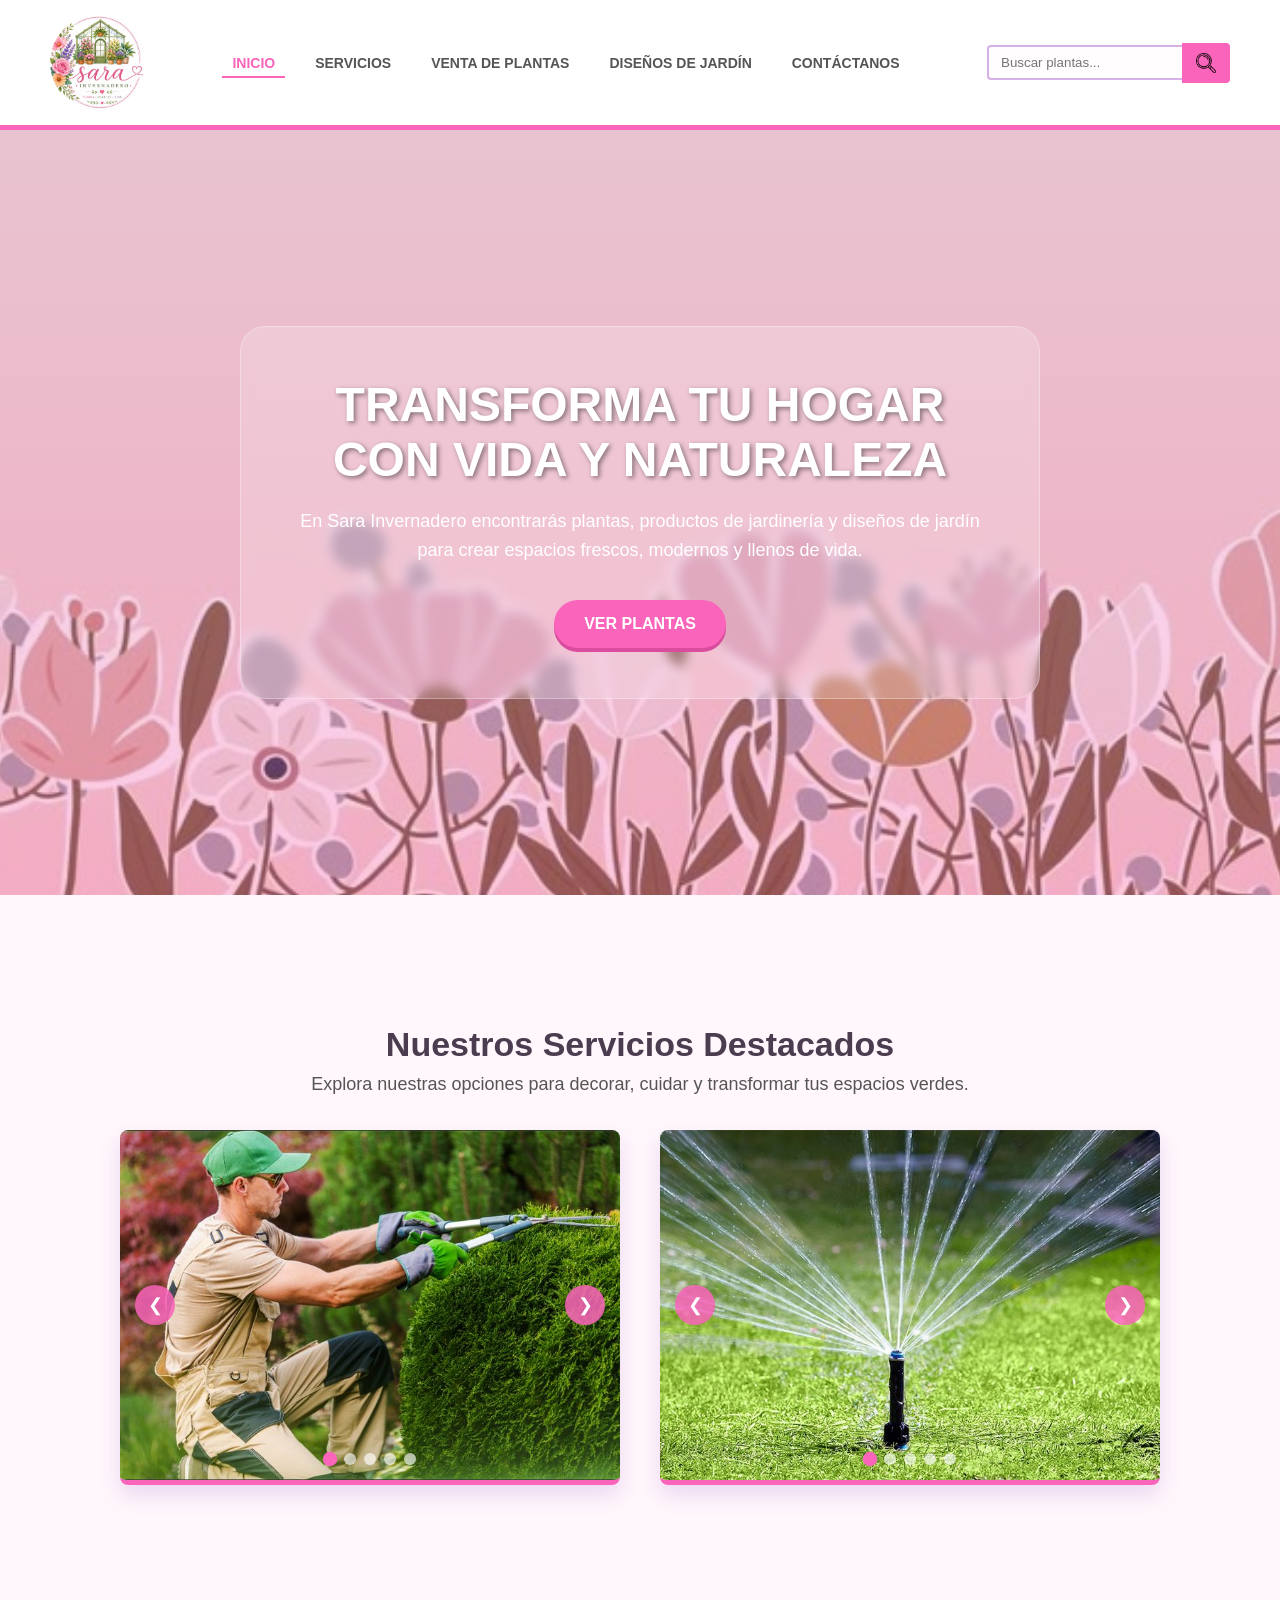
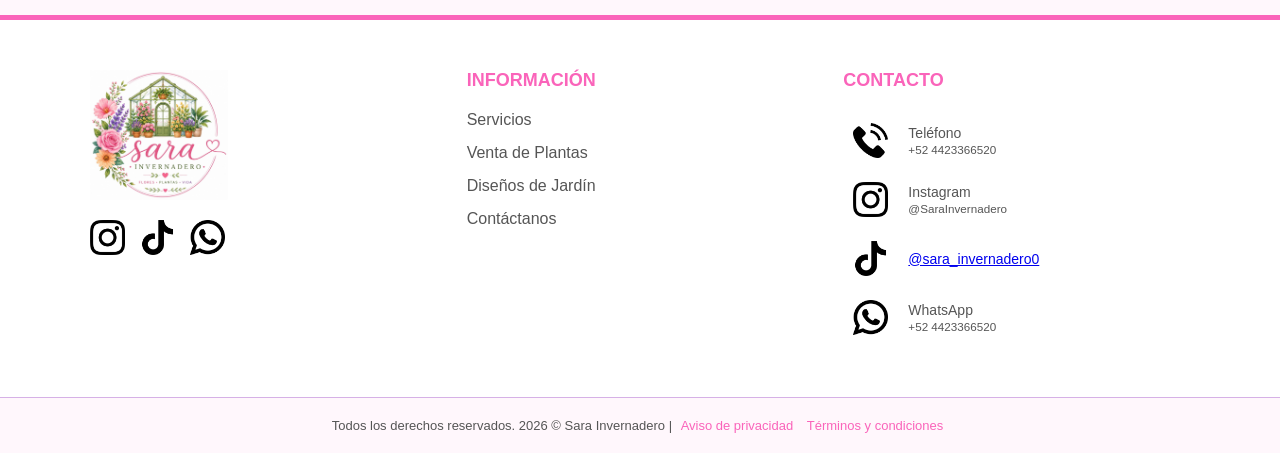
<file: index.html>
<!DOCTYPE html>
<html lang="es">
<head>
    <meta charset="UTF-8">
    <meta name="viewport" content="width=device-width, initial-scale=1.0">
    <title>Sara Invernadero | Inicio</title>
    <link rel="stylesheet" href="css/style.css">
</head>

<body>

<header class="header">
    <div class="logo">
        <img src="img/principal/logo.jpeg" alt="Sara Invernadero" class="logo-img">
    </div>

    <nav class="navbar">
        <ul>
            <li><a href="index.html" class="active">Inicio</a></li>
            <li><a href="servicios.html">Servicios</a></li>
            <li><a href="venta-plantas.html">Venta de Plantas</a></li>
            <li><a href="disenos-jardin.html">Diseños de Jardín</a></li>
            <li><a href="contactanos.html">Contáctanos</a></li>
        </ul>
    </nav>

    <div class="search-container">
        <input type="search" placeholder="Buscar plantas..." class="search-bar">
        <button class="search-btn">
            <img src="iconos/lupa.png" alt="Buscar" class="search-icon-img">
        </button>
    </div>
</header>

<main class="main-index">

    <section class="hero-full">
        <div class="hero-content">
            <h2>Transforma tu hogar con vida y naturaleza</h2>
            <p>
                En Sara Invernadero encontrarás plantas, productos de jardinería
                y diseños de jardín para crear espacios frescos, modernos y llenos de vida.
            </p>
            <a href="venta-plantas.html" class="cta-button">Ver plantas</a>
        </div>
    </section>

    <section class="carousels-section">
        <div class="text-center">
            <h2>Nuestros Servicios Destacados</h2>
            <p>Explora nuestras opciones para decorar, cuidar y transformar tus espacios verdes.</p>
        </div>

        <div class="carousels-wrapper">

    <div class="carousel-container">
        <div class="carousel-track" id="track1">
            <img src="img/servicios/1s.jpg" class="carousel-slide active" alt="Servicio de jardinería">
            <img src="img/plantas/2pothos.jpg" class="carousel-slide" alt="Venta de plantas">
            <img src="img/servicios/3s.jpg" class="carousel-slide" alt="Cuidado de plantas">
            <img src="img/diseños_jardin/jardinzen.jpg" class="carousel-slide" alt="Jardín zen">
            <img src="img/servicios/5s.jpg" class="carousel-slide" alt="Macetas y accesorios">
        </div>

        <button class="carousel-btn prev" onclick="moveSlide('track1', 'dots1', -1)">&#10094;</button>
        <button class="carousel-btn next" onclick="moveSlide('track1', 'dots1', 1)">&#10095;</button>

        <div class="carousel-indicators" id="dots1">
            <span class="dot active" onclick="jumpToSlide('track1', 'dots1', 0)"></span>
            <span class="dot" onclick="jumpToSlide('track1', 'dots1', 1)"></span>
            <span class="dot" onclick="jumpToSlide('track1', 'dots1', 2)"></span>
            <span class="dot" onclick="jumpToSlide('track1', 'dots1', 3)"></span>
            <span class="dot" onclick="jumpToSlide('track1', 'dots1', 4)"></span>
        </div>
    </div>

    <div class="carousel-container">
        <div class="carousel-track" id="track2">
            <img src="img/servicios/2s.jpg" class="carousel-slide active" alt="Diseño de jardín">
            <img src="img/plantas/10.jpg" class="carousel-slide" alt="Planta decorativa">
            <img src="img/servicios/cespet.jpg" class="carousel-slide" alt="Decoración natural">
            <img src="img/diseños_jardin/pequeno.jpg" class="carousel-slide" alt="Jardín pequeño">
            <img src="img/servicios/6s.jpg" class="carousel-slide" alt="Invernadero">
        </div>

        <button class="carousel-btn prev" onclick="moveSlide('track2', 'dots2', -1)">&#10094;</button>
        <button class="carousel-btn next" onclick="moveSlide('track2', 'dots2', 1)">&#10095;</button>

        <div class="carousel-indicators" id="dots2">
            <span class="dot active" onclick="jumpToSlide('track2', 'dots2', 0)"></span>
            <span class="dot" onclick="jumpToSlide('track2', 'dots2', 1)"></span>
            <span class="dot" onclick="jumpToSlide('track2', 'dots2', 2)"></span>
            <span class="dot" onclick="jumpToSlide('track2', 'dots2', 3)"></span>
            <span class="dot" onclick="jumpToSlide('track2', 'dots2', 4)"></span>
        </div>
    </div>

</div>

        </div>


    </section>

</main>

<footer class="footer">
    <div class="footer-container">

        <div class="footer-col logo-col">
            <img src="img/principal/logo.jpeg" class="footer-logo-img" alt="Sara Invernadero">

            <div class="social-links">
                <a href="#" class="social-icon"><img src="iconos/instagram.png" alt="Instagram"></a>
                <a href="#" class="social-icon"><img src="iconos/tik-tok.png" alt="TikTok"></a>
                <a href="#" class="social-icon"><img src="iconos/whatsapp.png" alt="WhatsApp"></a>
            </div>
        </div>

        <div class="footer-col links-col">
            <h3>Información</h3>
            <ul>
                <li><a href="servicios.html">Servicios</a></li>
                <li><a href="venta-plantas.html">Venta de Plantas</a></li>
                <li><a href="disenos-jardin.html">Diseños de Jardín</a></li>
                <li><a href="contactanos.html">Contáctanos</a></li>
            </ul>
        </div>

        <div class="footer-col contact-col">
            <h3>Contacto</h3>

            <table class="contact-table">
                <tr>
                    <td class="icon-cell">
                        <img src="iconos/telefono.png" class="contact-icon-img" alt="Teléfono">
                    </td>
                    <td>Teléfono <br><small>+52 4423366520</small></td>
                </tr>

                <tr>
                    <td class="icon-cell">
                        <img src="iconos/instagram.png" class="contact-icon-img" alt="Instagram">
                    </td>
                    <td>Instagram <br><small>@SaraInvernadero</small></td>
                </tr>

                <tr>
    <td class="icon-cell">
        <img src="iconos/tik-tok.png" class="contact-icon-img" alt="TikTok">
    </td>

    <td>
        <a href="https://www.tiktok.com/@sara_invernadero0"
           target="_blank">

            @sara_invernadero0

        </a>
    </td>
</tr>

                <tr>
                    <td class="icon-cell">
                        <img src="iconos/whatsapp.png" class="contact-icon-img" alt="WhatsApp">
                    </td>
                    <td>WhatsApp <br><small>+52 4423366520</small></td>
                </tr>
            </table>
        </div>

    </div>

    <div class="footer-bottom">
        <p>
            Todos los derechos reservados. 2026 &copy; Sara Invernadero |
            <a href="privacidad.html">Aviso de privacidad</a>
            <a href="terminos.html">Términos y condiciones</a>
            
            
        </p>
    </div>
</footer>

<script src="js/global.js"></script>

</body>
</html>
</file>
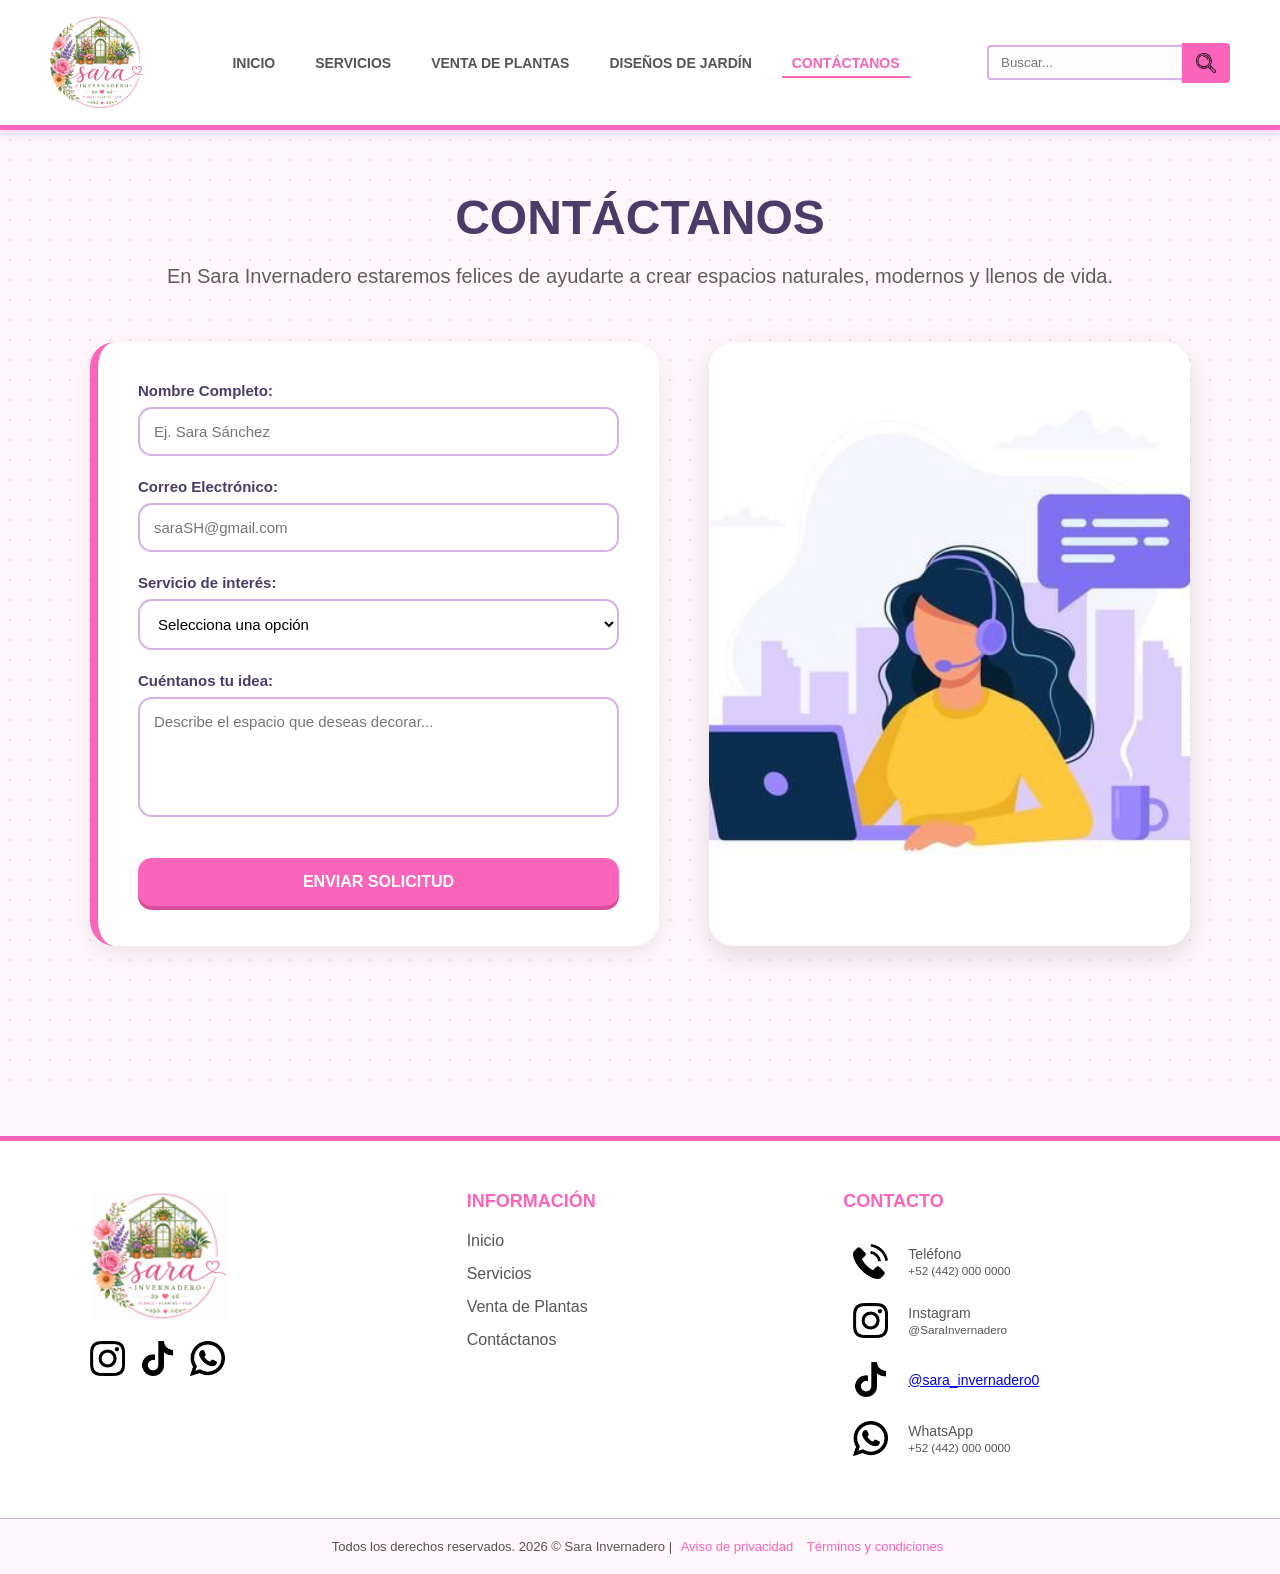
<file: contactanos.html>
<!DOCTYPE html>
<html lang="es">

<head>

    <meta charset="UTF-8">
    <meta name="viewport" content="width=device-width, initial-scale=1.0">

    <title>Contáctanos | Sara Invernadero</title>

    <link rel="stylesheet" href="css/style.css">
    <link rel="stylesheet" href="css/contacto.css">

</head>

<body>

    <!-- HEADER -->
    <header class="header">

        <!-- LOGO -->
        <div class="logo">
            <img src="img/principal/logo.jpeg"
                 alt="Sara Invernadero"
                 class="logo-img">
        </div>

        
        <nav class="navbar">

            <ul>
                <li><a href="index.html">Inicio</a></li>

                <li><a href="servicios.html">Servicios</a></li>

                <li><a href="venta-plantas.html">
                    Venta de Plantas
                </a></li>

                <li><a href="disenos-jardin.html">
                    Diseños de Jardín
                </a></li>

                <li><a href="contactanos.html"
                       class="active">
                    Contáctanos
                </a></li>
            </ul>

        </nav>

        <!-- BUSCADOR -->
        <div class="search-container">

            <input type="search"
                   placeholder="Buscar..."
                   class="search-bar">

            <button class="search-btn">

                <img src="iconos/lupa.png"
                     alt="Buscar"
                     class="search-icon-img">

            </button>

        </div>

    </header>

    <!-- MAIN -->
    <main class="main-content">

        <div class="page-container">

            
            <div class="section-title">

                <h2>Contáctanos</h2>

                <p>
                    En Sara Invernadero estaremos felices de ayudarte
                    a crear espacios naturales, modernos y llenos de vida.
                </p>

            </div>

            <!-- CONTENIDO -->
            <div class="contact-split">

                <!-- FORMULARIO -->
                <div class="form-container">

                    <form id="contactForm">

                        <div class="form-group">

                            <label for="nombre">
                                Nombre Completo:
                            </label>

                            <input
                                type="text"
                                id="nombre"
                                placeholder="Ej. Sara Sánchez"
                                required
                            >

                        </div>

                        <div class="form-group">

                            <label for="correo">
                                Correo Electrónico:
                            </label>

                            <input
                                type="email"
                                id="correo"
                                placeholder="saraSH@gmail.com"
                                required
                            >

                        </div>

                        <div class="form-group">

                            <label for="servicio">
                                Servicio de interés:
                            </label>

                            <select id="servicio" required>

                                <option value="">
                                    Selecciona una opción
                                </option>

                                <option value="plantas">
                                    Venta de plantas
                                </option>

                                <option value="jardin">
                                    Diseño de jardín
                                </option>

                                <option value="mantenimiento">
                                    Mantenimiento de jardín
                                </option>

                                <option value="decoracion">
                                    Decoración natural
                                </option>

                            </select>

                        </div>

                        <div class="form-group">

                            <label for="mensaje">
                                Cuéntanos tu idea:
                            </label>

                            <textarea
                                id="mensaje"
                                rows="5"
                                placeholder="Describe el espacio que deseas decorar..."
                                required
                            ></textarea>

                        </div>

                        <button class="cta-button" type="submit">
                            Enviar Solicitud
                        </button>

                    </form>

                </div>

                <div class="contact-image-wrapper">

                    <img
                        src="img/contactanos/sv.jpg"
                        alt="Contacto Sara Invernadero"
                        class="contact-hero-img"
                    >

                </div>

            </div>

        </div>

    </main>

    <footer class="footer">

        <div class="footer-container">

            <div class="footer-col logo-col">

                <img
                    src="img/principal/logo.jpeg"
                    alt="Sara Invernadero"
                    class="footer-logo-img"
                >

                <div class="social-links">

                    <a href="#" class="social-icon">
                        <img src="iconos/instagram.png"
                             alt="Instagram">
                    </a>

                    <a href="#" class="social-icon">
                        <img src="iconos/tik-tok.png"
                             alt="TikTok">
                    </a>

                    <a href="#" class="social-icon">
                        <img src="iconos/whatsapp.png"
                             alt="WhatsApp">
                    </a>

                </div>

            </div>

            <div class="footer-col links-col">

                <h3>Información</h3>

                <ul>

                    <li>
                        <a href="index.html">Inicio</a>
                    </li>

                    <li>
                        <a href="servicios.html">Servicios</a>
                    </li>

                    <li>
                        <a href="venta-plantas.html">
                            Venta de Plantas
                        </a>
                    </li>

                    <li>
                        <a href="contactanos.html">
                            Contáctanos
                        </a>
                    </li>

                </ul>

            </div>

            
            <div class="footer-col contact-col">

                <h3>Contacto</h3>

                <table class="contact-table">

                    <tr>

                        <td class="icon-cell">

                            <img src="iconos/telefono.png"
                                 alt="Teléfono"
                                 class="contact-icon-img">

                        </td>

                        <td>
                            Teléfono
                            <br>
                            <small>+52 (442) 000 0000</small>
                        </td>

                    </tr>

                    <tr>

                        <td class="icon-cell">

                            <img src="iconos/instagram.png"
                                 alt="Instagram"
                                 class="contact-icon-img">

                        </td>

                        <td>
                            Instagram
                            <br>
                            <small>@SaraInvernadero</small>
                        </td>

                    </tr>

                    <tr>
    <td class="icon-cell">
        <img src="iconos/tik-tok.png" class="contact-icon-img" alt="TikTok">
    </td>

    <td>
        <a href="https://www.tiktok.com/@sara_invernadero0"
           target="_blank">

            @sara_invernadero0

        </a>
    </td>
</tr>

                    <tr>

                        <td class="icon-cell">

                            <img src="iconos/whatsapp.png"
                                 alt="WhatsApp"
                                 class="contact-icon-img">

                        </td>

                        <td>
                            WhatsApp
                            <br>
                            <small>+52 (442) 000 0000</small>
                        </td>

                    </tr>

                </table>

            </div>

        </div>

        <div class="footer-bottom">

            <p>
                Todos los derechos reservados.
                2026 &copy; Sara Invernadero |
                <a href="privacidad.html">Aviso de privacidad</a>
                <a href="terminos.html">Términos y condiciones</a>
            </p>

        </div>

    </footer>

    <script src="js/global.js"></script>

</body>

</html>
</file>
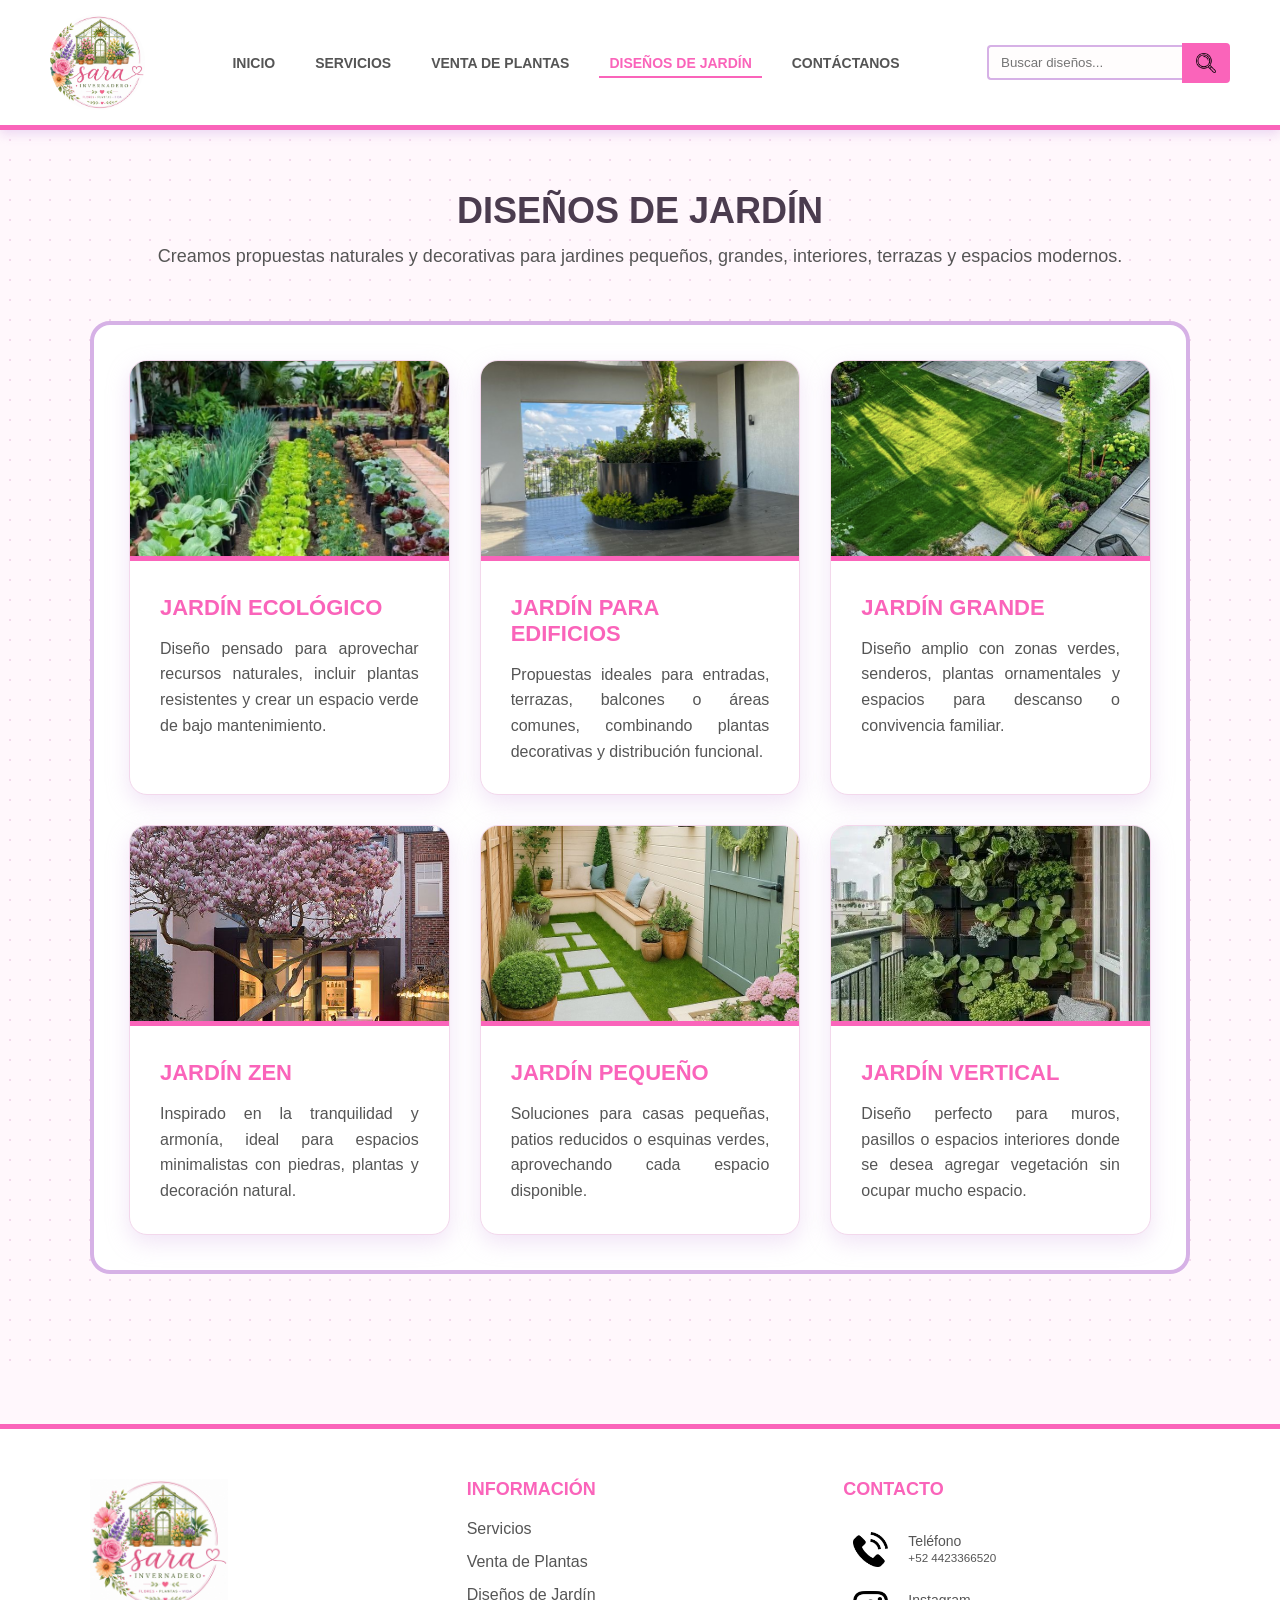
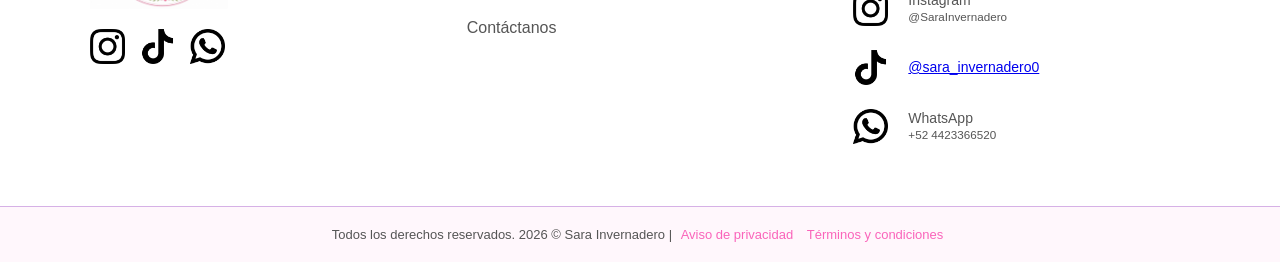
<file: disenos-jardin.html>
<!DOCTYPE html>
<html lang="es">
<head>
    <meta charset="UTF-8">
    <meta name="viewport" content="width=device-width, initial-scale=1.0">
    <title>Diseños de Jardín | Sara Invernadero</title>

    <link rel="stylesheet" href="css/style.css">
    <link rel="stylesheet" href="css/disenos-jardin.css">
</head>

<body>

<header class="header">
    <div class="logo">
        <img src="img/principal/logo.jpeg" alt="Sara Invernadero" class="logo-img">
    </div>

    <nav class="navbar">
        <ul>
            <li><a href="index.html">Inicio</a></li>
            <li><a href="servicios.html">Servicios</a></li>
            <li><a href="venta-plantas.html">Venta de Plantas</a></li>
            <li><a href="disenos-jardin.html" class="active">Diseños de Jardín</a></li>
            <li><a href="contactanos.html">Contáctanos</a></li>
        </ul>
    </nav>

    <div class="search-container">
        <input type="search" placeholder="Buscar diseños..." class="search-bar">
        <button class="search-btn">
            <img src="iconos/lupa.png" alt="Buscar" class="search-icon-img">
        </button>
    </div>
</header>

<main class="main-content">

    <div class="page-container">

        <div class="section-title">
            <h2>Diseños de Jardín</h2>
            <p>
                Creamos propuestas naturales y decorativas para jardines pequeños,
                grandes, interiores, terrazas y espacios modernos.
            </p>
        </div>

        <div class="services-grid-large">

            <div class="service-card-large">
                <img src="img/diseños_jardin/ecologico.jpg" alt="Jardín ecológico" class="service-img">

                <div class="service-body">
                    <h3>Jardín Ecológico</h3>
                    <p>
                        Diseño pensado para aprovechar recursos naturales, incluir plantas resistentes
                        y crear un espacio verde de bajo mantenimiento.
                    </p>
                </div>
            </div>

            <div class="service-card-large">
                <img src="img/diseños_jardin/edificio.jpg" alt="Jardín para edificios" class="service-img">

                <div class="service-body">
                    <h3>Jardín para Edificios</h3>
                    <p>
                        Propuestas ideales para entradas, terrazas, balcones o áreas comunes,
                        combinando plantas decorativas y distribución funcional.
                    </p>
                </div>
            </div>

            <div class="service-card-large">
                <img src="img/diseños_jardin/grande.jpg" alt="Jardín grande" class="service-img">

                <div class="service-body">
                    <h3>Jardín Grande</h3>
                    <p>
                        Diseño amplio con zonas verdes, senderos, plantas ornamentales y espacios
                        para descanso o convivencia familiar.
                    </p>
                </div>
            </div>

            <div class="service-card-large">
                <img src="img/diseños_jardin/jardinzen.jpg" alt="Jardín zen" class="service-img">

                <div class="service-body">
                    <h3>Jardín Zen</h3>
                    <p>
                        Inspirado en la tranquilidad y armonía, ideal para espacios minimalistas
                        con piedras, plantas y decoración natural.
                    </p>
                </div>
            </div>

            <div class="service-card-large">
                <img src="img/diseños_jardin/pequeno.jpg" alt="Jardín pequeño" class="service-img">

                <div class="service-body">
                    <h3>Jardín Pequeño</h3>
                    <p>
                        Soluciones para casas pequeñas, patios reducidos o esquinas verdes,
                        aprovechando cada espacio disponible.
                    </p>
                </div>
            </div>

            <div class="service-card-large">
                <img src="img/diseños_jardin/vertical.jpg" alt="Jardín vertical" class="service-img">

                <div class="service-body">
                    <h3>Jardín Vertical</h3>
                    <p>
                        Diseño perfecto para muros, pasillos o espacios interiores donde se desea
                        agregar vegetación sin ocupar mucho espacio.
                    </p>
                </div>
            </div>

        </div>

    </div>

</main>

<footer class="footer">

    <div class="footer-container">

        <div class="footer-col logo-col">
            <img src="img/principal/logo.jpeg" alt="Sara Invernadero" class="footer-logo-img">

            <div class="social-links">
                <a href="#" class="social-icon"><img src="iconos/instagram.png" alt="Instagram"></a>
                <a href="#" class="social-icon"><img src="iconos/tik-tok.png" alt="TikTok"></a>
                <a href="#" class="social-icon"><img src="iconos/whatsapp.png" alt="WhatsApp"></a>
            </div>
        </div>

        <div class="footer-col links-col">
            <h3>Información</h3>

            <ul>
                <li><a href="servicios.html">Servicios</a></li>
                <li><a href="venta-plantas.html">Venta de Plantas</a></li>
                <li><a href="disenos-jardin.html">Diseños de Jardín</a></li>
                <li><a href="contactanos.html">Contáctanos</a></li>
            </ul>
        </div>

        <div class="footer-col contact-col">
            <h3>Contacto</h3>

            <table class="contact-table">
                <tr>
                    <td class="icon-cell">
                        <img src="iconos/telefono.png" alt="Teléfono" class="contact-icon-img">
                    </td>
                    <td>Teléfono <br><small>+52 4423366520</small></td>
                </tr>

                <tr>
                    <td class="icon-cell">
                        <img src="iconos/instagram.png" alt="Instagram" class="contact-icon-img">
                    </td>
                    <td>Instagram <br><small>@SaraInvernadero</small></td>
                </tr>

                <tr>
    <td class="icon-cell">
        <img src="iconos/tik-tok.png" class="contact-icon-img" alt="TikTok">
    </td>

    <td>
        <a href="https://www.tiktok.com/@sara_invernadero0"
           target="_blank">

            @sara_invernadero0

        </a>
    </td>
</tr>

                <tr>
                    <td class="icon-cell">
                        <img src="iconos/whatsapp.png" alt="WhatsApp" class="contact-icon-img">
                    </td>
                    <td>WhatsApp <br><small>+52 4423366520</small></td>
                </tr>
            </table>
        </div>

    </div>

    <div class="footer-bottom">
        <p>
            Todos los derechos reservados. 2026 &copy; Sara Invernadero |
            <a href="privacidad.html">Aviso de privacidad</a>
            <a href="terminos.html">Términos y condiciones</a>
        </p>
    </div>

</footer>

<script src="js/global.js"></script>

</body>
</html>
</file>
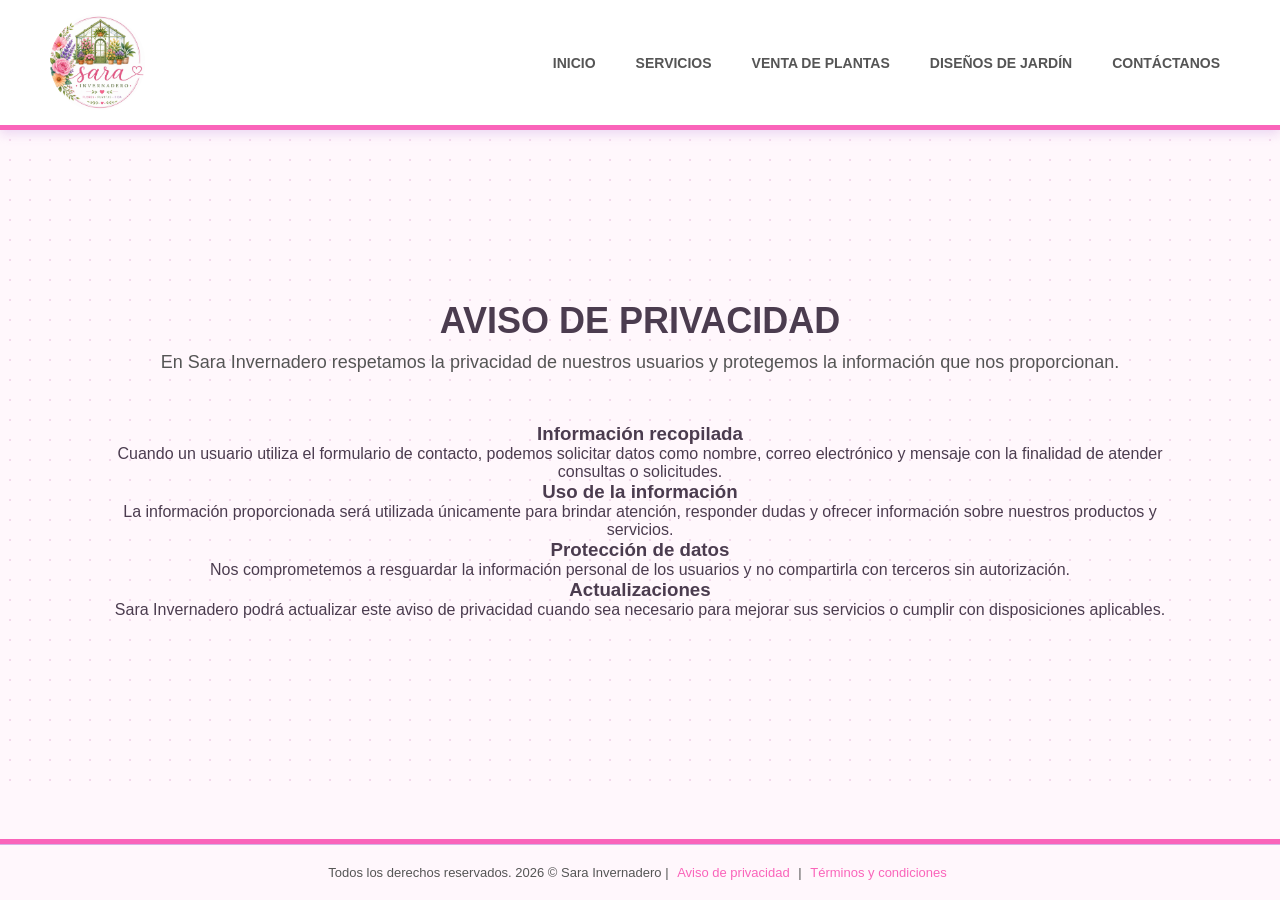
<file: privacidad.html>
<!DOCTYPE html>
<html lang="es">
<head>
    <meta charset="UTF-8">
    <meta name="viewport" content="width=device-width, initial-scale=1.0">
    <title>Aviso de Privacidad | Sara Invernadero</title>

    <link rel="stylesheet" href="css/style.css">
</head>

<body>

<header class="header">
    <div class="logo">
        <img src="img/principal/logo.jpeg" alt="Sara Invernadero" class="logo-img">
    </div>

    <nav class="navbar">
        <ul>
            <li><a href="index.html">Inicio</a></li>
            <li><a href="servicios.html">Servicios</a></li>
            <li><a href="venta-plantas.html">Venta de Plantas</a></li>
            <li><a href="disenos-jardin.html">Diseños de Jardín</a></li>
            <li><a href="contactanos.html">Contáctanos</a></li>
        </ul>
    </nav>
</header>

<main class="main-content">

    <div class="page-container">

        <div class="section-title">
            <h2>Aviso de Privacidad</h2>

            <p>
                En Sara Invernadero respetamos la privacidad de nuestros usuarios
                y protegemos la información que nos proporcionan.
            </p>
        </div>

        <div class="service-card-large">

            <div class="service-body">

                <h3>Información recopilada</h3>

                <p>
                    Cuando un usuario utiliza el formulario de contacto,
                    podemos solicitar datos como nombre, correo electrónico
                    y mensaje con la finalidad de atender consultas o solicitudes.
                </p>

                <h3>Uso de la información</h3>

                <p>
                    La información proporcionada será utilizada únicamente para
                    brindar atención, responder dudas y ofrecer información sobre
                    nuestros productos y servicios.
                </p>

                <h3>Protección de datos</h3>

                <p>
                    Nos comprometemos a resguardar la información personal de los
                    usuarios y no compartirla con terceros sin autorización.
                </p>

                <h3>Actualizaciones</h3>

                <p>
                    Sara Invernadero podrá actualizar este aviso de privacidad
                    cuando sea necesario para mejorar sus servicios o cumplir con
                    disposiciones aplicables.
                </p>

            </div>

        </div>

    </div>

</main>

<footer class="footer">

    <div class="footer-bottom">
        <p>
            Todos los derechos reservados. 2026 &copy; Sara Invernadero |
            <a href="privacidad.html">Aviso de privacidad</a> |
            <a href="terminos.html">Términos y condiciones</a>
        </p>
    </div>

</footer>

<script src="js/global.js"></script>

</body>
</html>
</file>
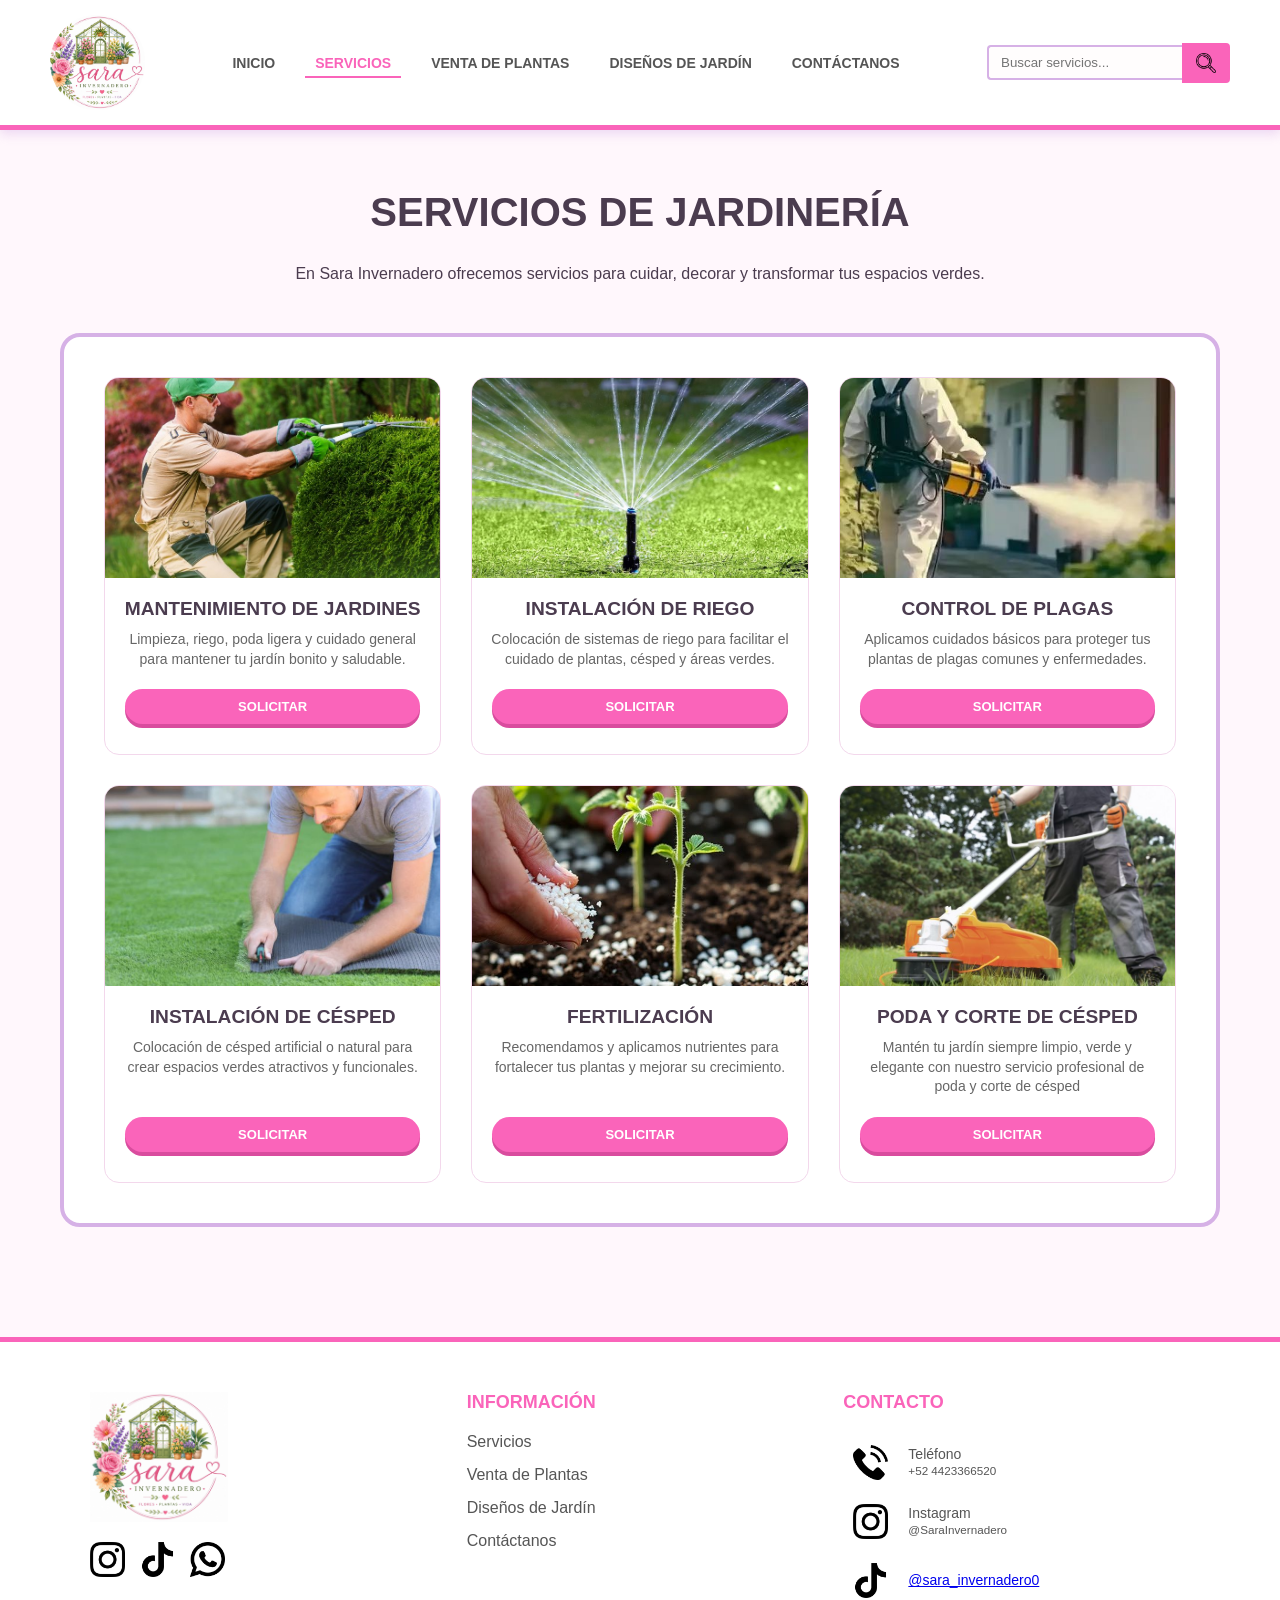
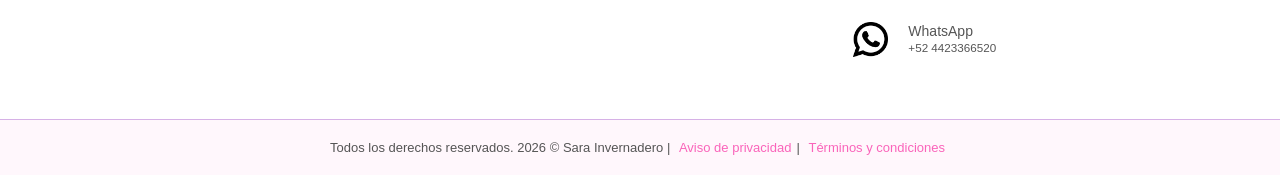
<file: servicios.html>
<!DOCTYPE html>
<html lang="es">
<head>
    <meta charset="UTF-8">
    <meta name="viewport" content="width=device-width, initial-scale=1.0">
    <title>Servicios | Sara Invernadero</title>

    <link rel="stylesheet" href="css/style.css">
</head>

<body>

<header class="header">
    <div class="logo">
        <img src="img/principal/logo.jpeg" alt="Sara Invernadero" class="logo-img">
    </div>

    <nav class="navbar">
        <ul>
            <li><a href="index.html">Inicio</a></li>
            <li><a href="servicios.html" class="active">Servicios</a></li>
            <li><a href="venta-plantas.html">Venta de Plantas</a></li>
            <li><a href="disenos-jardin.html">Diseños de Jardín</a></li>
            <li><a href="contactanos.html">Contáctanos</a></li>
        </ul>
    </nav>

    <div class="search-container">
        <input type="search" placeholder="Buscar servicios..." class="search-bar">
        <button class="search-btn">
            <img src="iconos/lupa.png" alt="Buscar" class="search-icon-img">
        </button>
    </div>
</header>

<main class="main-express">

    <div class="search-wrap">
        <h1>Servicios de Jardinería</h1>
        <p>
            En Sara Invernadero ofrecemos servicios para cuidar, decorar y transformar tus espacios verdes.
        </p>
    </div>

    <div class="services-grid-large">

        <div class="servicio-card">
            <img src="img/servicios/1s.jpg" alt="Mantenimiento de jardines">
            <h3>Mantenimiento de Jardines</h3>
            <p>
                Limpieza, riego, poda ligera y cuidado general para mantener tu jardín bonito y saludable.
            </p>
            <a href="contactanos.html" class="cta-button">Solicitar</a>
        </div>

        <div class="servicio-card">
            <img src="img/servicios/2s.jpg" alt="Sistema de riego">
            <h3>Instalación de Riego</h3>
            <p>
                Colocación de sistemas de riego para facilitar el cuidado de plantas, césped y áreas verdes.
            </p>
            <a href="contactanos.html" class="cta-button">Solicitar</a>
        </div>

        <div class="servicio-card">
            <img src="img/servicios/3s.jpg" alt="Control de plagas">
            <h3>Control de Plagas</h3>
            <p>
                Aplicamos cuidados básicos para proteger tus plantas de plagas comunes y enfermedades.
            </p>
            <a href="contactanos.html" class="cta-button">Solicitar</a>
        </div>

        <div class="servicio-card">
            <img src="img/servicios/cespet.jpg" alt="instalacion de cespet">
            <h3>Instalación de Césped</h3>
            <p>
                Colocación de césped artificial o natural para crear espacios verdes atractivos y funcionales.
            </p>
            <a href="contactanos.html" class="cta-button">Solicitar</a>
        </div>

        <div class="servicio-card">
            <img src="img/servicios/5s.jpg" alt="Fertilización">
            <h3>Fertilización</h3>
            <p>
                Recomendamos y aplicamos nutrientes para fortalecer tus plantas y mejorar su crecimiento.
            </p>
            <a href="contactanos.html" class="cta-button">Solicitar</a>
        </div>

        <div class="servicio-card">
            <img src="img/servicios/6s.jpg" alt="Diseño verde">
            <h3>Poda y corte de césped</h3>
            <p>Mantén tu jardín siempre limpio, verde y elegante con nuestro servicio profesional de poda y corte de césped</p>
            <a href="contactanos.html" class="cta-button">Solicitar</a>
        </div>

    </div>

</main>

<footer class="footer">
    <div class="footer-container">

        <div class="footer-col logo-col">
            <img src="img/principal/logo.jpeg" class="footer-logo-img" alt="Sara Invernadero">

            <div class="social-links">
                <a href="#" class="social-icon"><img src="iconos/instagram.png" alt="Instagram"></a>
                <a href="#" class="social-icon"><img src="iconos/tik-tok.png" alt="TikTok"></a>
                <a href="#" class="social-icon"><img src="iconos/whatsapp.png" alt="WhatsApp"></a>
            </div>
        </div>

        <div class="footer-col links-col">
            <h3>Información</h3>
            <ul>
                <li><a href="servicios.html">Servicios</a></li>
                <li><a href="venta-plantas.html">Venta de Plantas</a></li>
                <li><a href="disenos-jardin.html">Diseños de Jardín</a></li>
                <li><a href="contactanos.html">Contáctanos</a></li>
            </ul>
        </div>

        <div class="footer-col contact-col">
            <h3>Contacto</h3>

            <table class="contact-table">
                <tr>
                    <td class="icon-cell">
                        <img src="iconos/telefono.png" class="contact-icon-img" alt="Teléfono">
                    </td>
                    <td>Teléfono <br><small>+52 4423366520</small></td>
                </tr>

                <tr>
                    <td class="icon-cell">
                        <img src="iconos/instagram.png" class="contact-icon-img" alt="Instagram">
                    </td>
                    <td>Instagram <br><small>@SaraInvernadero</small></td>
                </tr>


            <tr>
    <td class="icon-cell">
        <img src="iconos/tik-tok.png" class="contact-icon-img" alt="TikTok">
    </td>

    <td>
        <a href="https://www.tiktok.com/@sara_invernadero0"
           target="_blank">

            @sara_invernadero0

        </a>
    </td>
</tr>

                <tr>
                    <td class="icon-cell">
                        <img src="iconos/whatsapp.png" class="contact-icon-img" alt="WhatsApp">
                    </td>
                    <td>WhatsApp <br><small>+52 4423366520</small></td>
                </tr>
            </table>
        </div>

    </div>

    <div class="footer-bottom">
        <p>
            Todos los derechos reservados. 2026 &copy; Sara Invernadero |
            <a href="privacidad.html">Aviso de privacidad</a>|
            <a href="terminos.html">Términos y condiciones</a>
        </p>
    </div>
</footer>

<script src="js/global.js"></script>

</body>
</html>
</file>
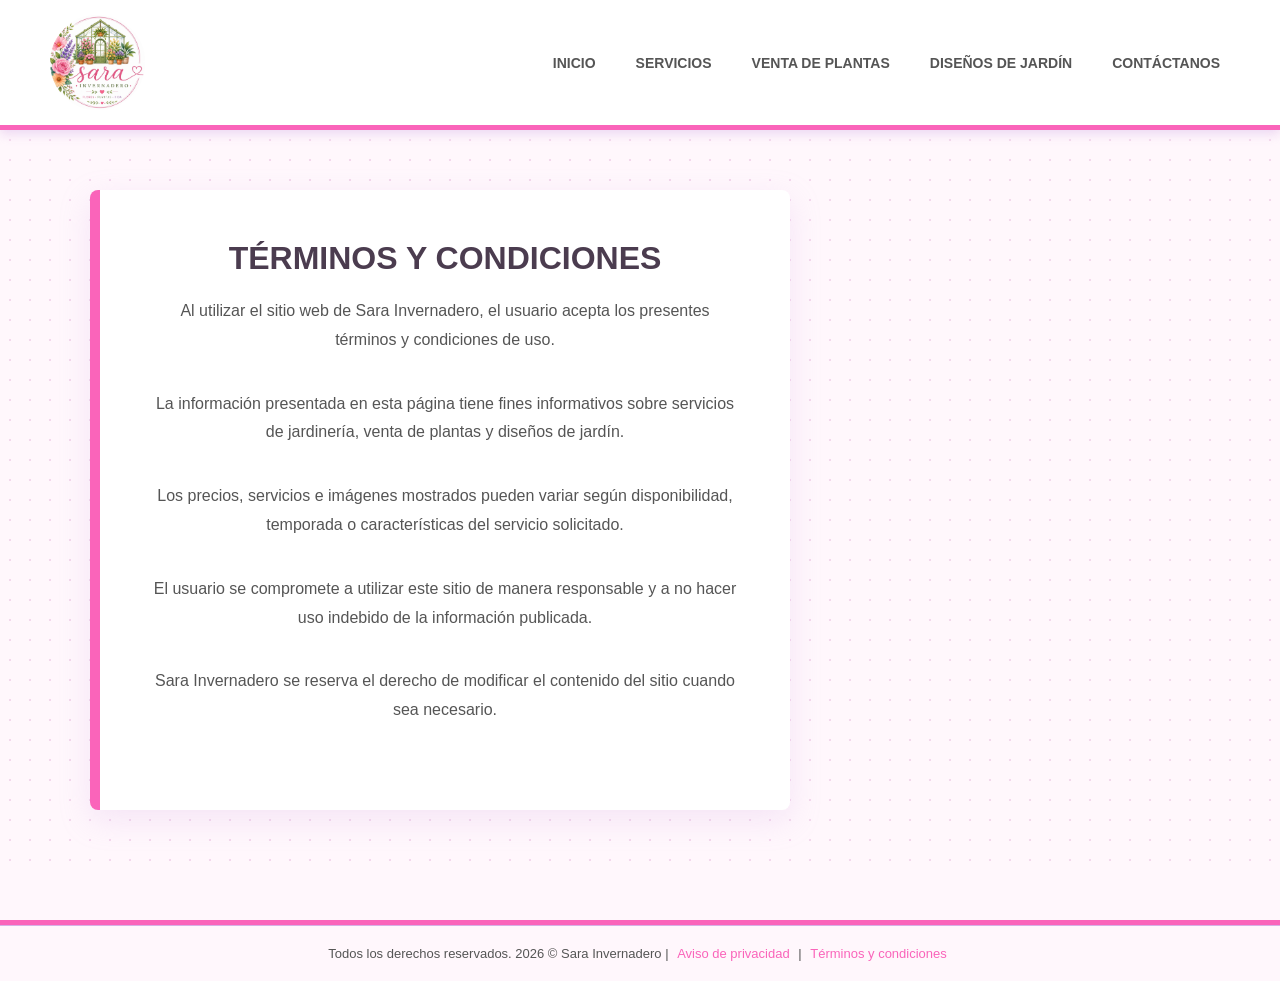
<file: terminos.html>
<!DOCTYPE html>
<html lang="es">
<head>
    <meta charset="UTF-8">
    <meta name="viewport" content="width=device-width, initial-scale=1.0">
    <title>Términos y Condiciones | Sara Invernadero</title>

    <link rel="stylesheet" href="css/style.css">
</head>

<body>

<header class="header">
    <div class="logo">
        <img src="img/principal/logo.jpeg" alt="Sara Invernadero" class="logo-img">
    </div>

    <nav class="navbar">
        <ul>
            <li><a href="index.html">Inicio</a></li>
            <li><a href="servicios.html">Servicios</a></li>
            <li><a href="venta-plantas.html">Venta de Plantas</a></li>
            <li><a href="disenos-jardin.html">Diseños de Jardín</a></li>
            <li><a href="contactanos.html">Contáctanos</a></li>
        </ul>
    </nav>
</header>

<main class="main-content">
    <div class="page-container">
        <div class="hero">
            <h2>Términos y Condiciones</h2>

            <p>
                Al utilizar el sitio web de Sara Invernadero, el usuario acepta
                los presentes términos y condiciones de uso.
            </p>

            <p>
                La información presentada en esta página tiene fines informativos
                sobre servicios de jardinería, venta de plantas y diseños de jardín.
            </p>

            <p>
                Los precios, servicios e imágenes mostrados pueden variar según
                disponibilidad, temporada o características del servicio solicitado.
            </p>

            <p>
                El usuario se compromete a utilizar este sitio de manera responsable
                y a no hacer uso indebido de la información publicada.
            </p>

            <p>
                Sara Invernadero se reserva el derecho de modificar el contenido
                del sitio cuando sea necesario.
            </p>
        </div>
    </div>
</main>

<footer class="footer">
    <div class="footer-bottom">
        <p>
            Todos los derechos reservados. 2026 &copy; Sara Invernadero |
            <a href="privacidad.html">Aviso de privacidad</a> |
            <a href="terminos.html">Términos y condiciones</a>
        </p>
    </div>
</footer>

<script src="js/global.js"></script>

</body>
</html>
</file>
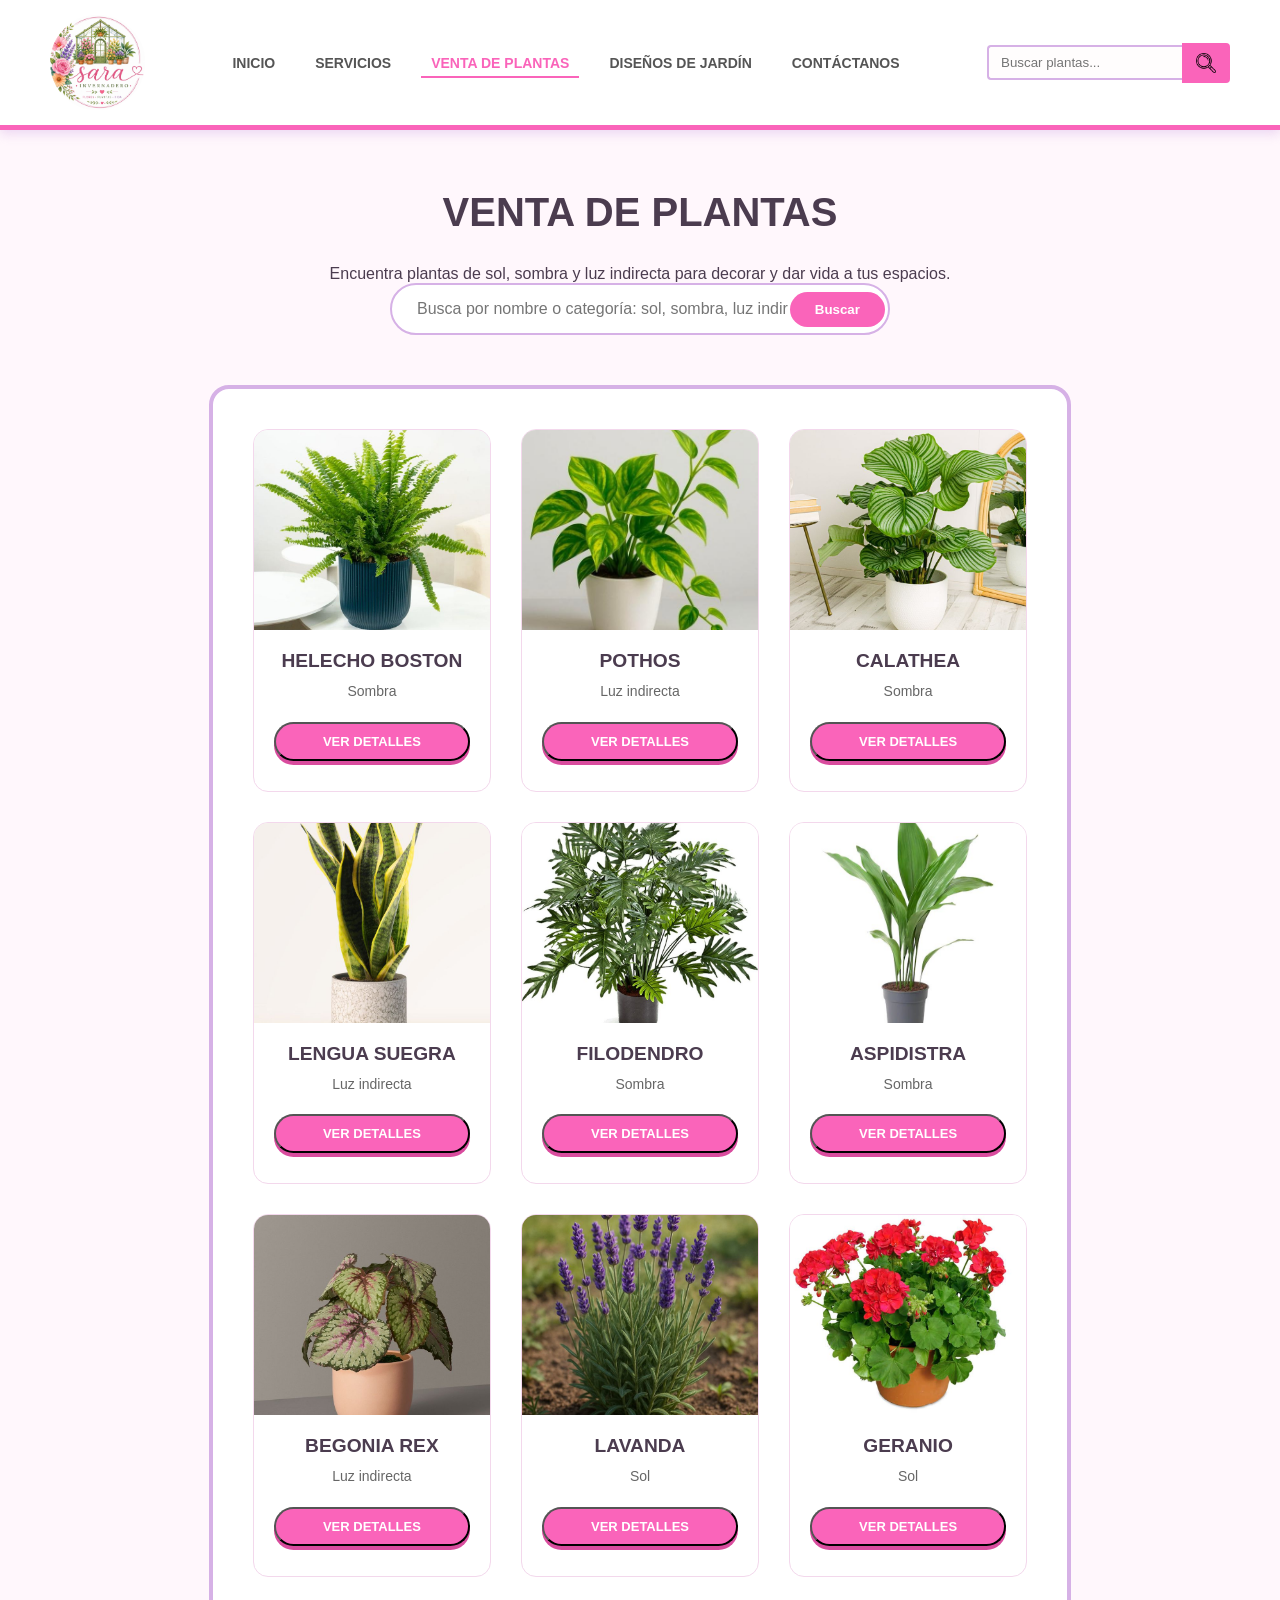
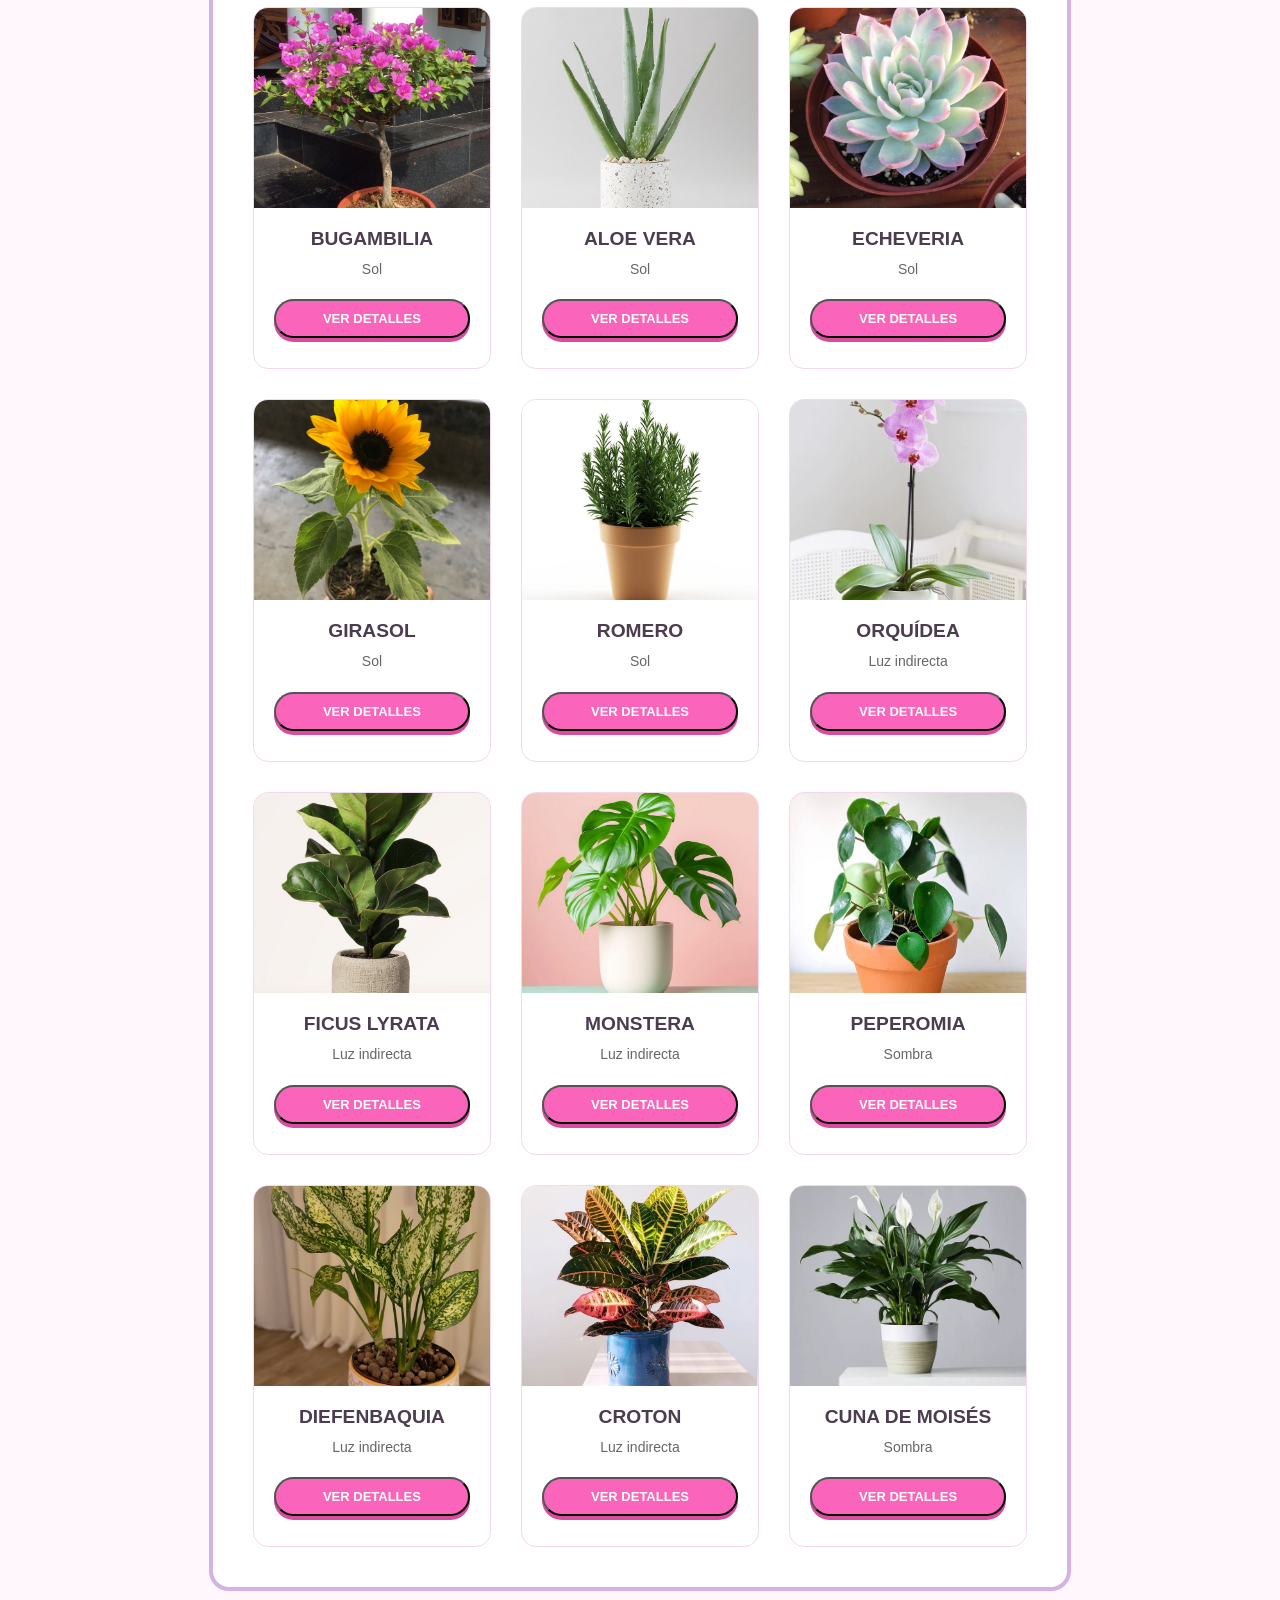
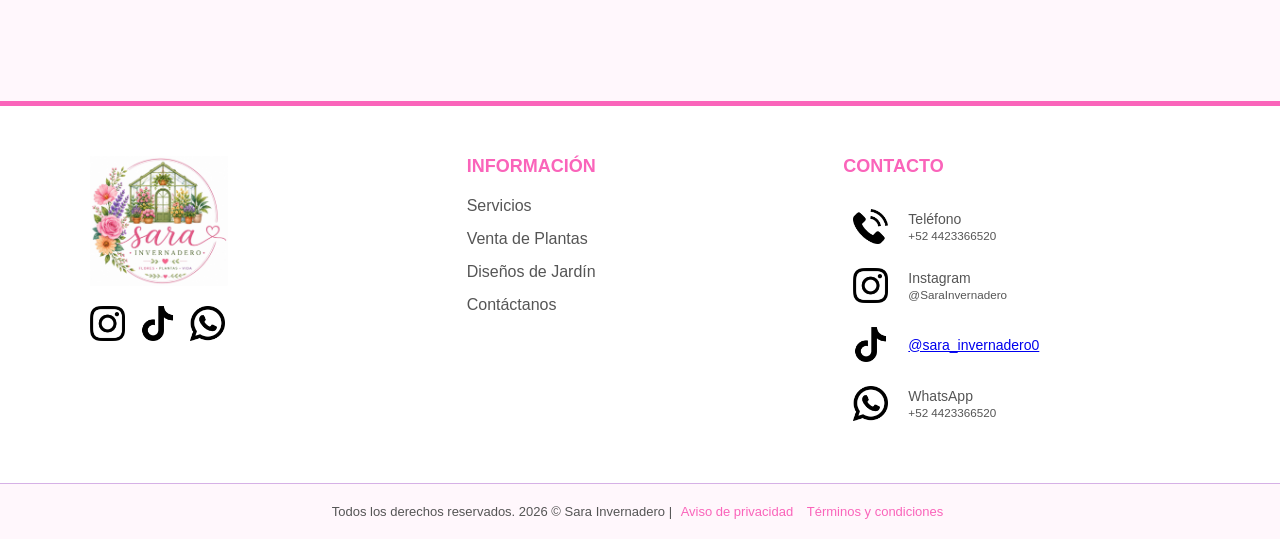
<file: venta-plantas.html>
<!DOCTYPE html>
<html lang="es">
<head>
    <meta charset="UTF-8">
    <meta name="viewport" content="width=device-width, initial-scale=1.0">
    <title>Venta de Plantas | Sara Invernadero</title>

    <link rel="stylesheet" href="css/style.css">
</head>

<body>

<header class="header">

    <div class="logo">
        <img src="img/principal/logo.jpeg" alt="Sara Invernadero" class="logo-img">
    </div>

    <nav class="navbar">
        <ul>
            <li><a href="index.html">INICIO</a></li>
            <li><a href="servicios.html">SERVICIOS</a></li>
            <li><a href="venta-plantas.html" class="active">VENTA DE PLANTAS</a></li>
            <li><a href="disenos-jardin.html">DISEÑOS DE JARDÍN</a></li>
            <li><a href="contactanos.html">CONTÁCTANOS</a></li>
        </ul>
    </nav>

    <div class="search-container">
        <input type="search" placeholder="Buscar plantas..." class="search-bar">

        <button class="search-btn">
            <img src="iconos/lupa.png" alt="buscar" class="search-icon-img">
        </button>
    </div>

</header>

<main class="main-express">

    <section class="search-wrap">

        <h1>VENTA DE PLANTAS</h1>

        <p>
            Encuentra plantas de sol, sombra y luz indirecta para decorar y dar vida a tus espacios.
        </p>

        <div class="search-box">

            <input 
                type="text" 
                id="inputBusqueda" 
                placeholder="Busca por nombre o categoría: sol, sombra, luz indirecta" 
                class="input-curvo"
            >

            <button id="btnFiltrar" class="btn-curvo">
                Buscar
            </button>

        </div>

    </section>

    <div id="contenedor-grid" class="services-grid-large">
    </div>

</main>

<div id="modalServicio" class="modal">

    <div class="modal-content">

        <span class="close-btn">&times;</span>

        <div id="modal-body-content">
        </div>

    </div>

</div>

<footer class="footer">

    <div class="footer-container">

        <div class="footer-col logo-col">

            <img src="img/principal/logo.jpeg" class="footer-logo-img" alt="Sara Invernadero">

            <div class="social-links">

                <a href="#" class="social-icon">
                    <img src="iconos/instagram.png" alt="instagram">
                </a>

                <a href="#" class="social-icon">
                    <img src="iconos/tik-tok.png" alt="tiktok">
                </a>

                <a href="#" class="social-icon">
                    <img src="iconos/whatsapp.png" alt="whatsapp">
                </a>

            </div>

        </div>

        <div class="footer-col links-col">

            <h3>Información</h3>

            <ul> 
                <li><a href="servicios.html">Servicios</a></li>
                <li><a href="venta-plantas.html">Venta de Plantas</a></li>
                <li><a href="disenos-jardin.html">Diseños de Jardín</a></li>
                <li><a href="contactanos.html">Contáctanos</a></li>
            </ul>

        </div>

        <div class="footer-col contact-col">

            <h3>Contacto</h3>

            <table class="contact-table">

                <tr>
                    <td class="icon-cell">
                        <img src="iconos/telefono.png" class="contact-icon-img" alt="tel">
                    </td>

                    <td>
                        Teléfono <br> 
                        <small>+52 4423366520</small>
                    </td>
                </tr>

                <tr>
                    <td class="icon-cell">
                        <img src="iconos/instagram.png" class="contact-icon-img" alt="instagram">
                    </td>

                    <td>
                        Instagram <br> 
                        <small>@SaraInvernadero</small>
                    </td>
                </tr>

                <tr>
    <td class="icon-cell">
        <img src="iconos/tik-tok.png" class="contact-icon-img" alt="TikTok">
    </td>

    <td>
        <a href="https://www.tiktok.com/@sara_invernadero0"
           target="_blank">

            @sara_invernadero0

        </a>
    </td>
</tr>

                <tr>
                    <td class="icon-cell">
                        <img src="iconos/whatsapp.png" class="contact-icon-img" alt="whatsapp">
                    </td>

                    <td>
                        WhatsApp <br> 
                        <small>+52 4423366520</small>
                    </td>
                </tr>

            </table>

        </div>

    </div>

    <div class="footer-bottom">

        <p>
            Todos los derechos reservados. 2026 &copy; Sara Invernadero |
            <a href="privacidad.html">Aviso de privacidad</a>
            <a href="terminos.html">Términos y condiciones</a>
        </p>

    </div>

</footer>

<script src="js/venta-plantas.js"></script>
<script src="js/global.js"></script>

</body>
</html>
</file>
<file: css/style.css>
* {
    margin: 0;
    padding: 0;
    box-sizing: border-box;
    font-family: 'Verdana', 'Geneva', sans-serif;
}

body {
    background-color: #fff7fc;
    color: #4b3c4f;
    display: flex;
    flex-direction: column;
    min-height: 100vh;
}

/* Botón global */
.cta-button {
    display: inline-block;
    padding: 15px 30px;
    background-color: #FA64BA;
    color: white;
    text-decoration: none;
    font-weight: bold;
    border-radius: 30px;
    text-transform: uppercase;
    transition: background-color 0.3s, transform 0.2s;
    box-shadow: 0 4px 0 #d94c9e;
}

.cta-button:hover {
    background-color: #D6B1E6;
    color: #4b3c4f;
    transform: translateY(-2px);
}


.header {
    background-color: #ffffff;
    color: #4b3c4f;
    display: flex;
    justify-content: space-between;
    align-items: center;
    padding: 15px 50px;
    border-bottom: 5px solid #FA64BA;
    box-shadow: 0 4px 10px rgba(214,177,230,0.45);
}

.logo {
    display: flex;
    align-items: center;
}

/**/
.logo-img{
    width: 95px;
    height: 95px;
    object-fit: cover;
    border-radius: 50%;
}


.navbar ul {
    list-style: none;
    display: flex;
    gap: 20px;
}

.navbar a {
    color: #555;
    text-decoration: none;
    font-weight: bold;
    text-transform: uppercase;
    font-size: 14px;
    padding: 5px 10px;
    transition: color 0.3s ease, border-bottom 0.3s ease;
}

.navbar a:hover {
    color: #FA64BA;
}

.navbar a.active {
    color: #FA64BA;
    border-bottom: 2px solid #FA64BA;
}

/* Buscador */
.search-container {
    display: flex;
    align-items: center;
}

.search-bar {
    padding: 8px 12px;
    border: 2px solid #D6B1E6;
    border-radius: 4px 0 0 4px;
    background-color: #fffdfd;
    outline: none;
    border-right: none;
}

.search-bar:focus {
    border-color: #FA64BA;
}

.search-btn {
    padding: 8px 12px;
    border: 2px solid #FA64BA;
    background-color: #FA64BA;
    cursor: pointer;
    border-radius: 0 4px 4px 0;
    transition: background-color 0.3s, border-color 0.3s;
    display: flex;
    align-items: center;
    justify-content: center;
}

.search-btn:hover {
    background-color: #D6B1E6;
    border-color: #D6B1E6;
}

.search-icon-img {
    width: 20px;
    height: 20px;
    display: block;
}

/* index */
.main-index {
    padding: 0;
    background: none;
    flex: 1;
}

.hero-full {
    height: 85vh;
    min-height: 550px;
    background-image:
        linear-gradient(
            rgba(214,177,230,0.35),
            rgba(250,100,186,0.35)
        ),
        url('../img/principal/fondo.jpg');
    background-size: cover;
    background-position: center;
    background-attachment: fixed;
    display: flex;
    align-items: center;
    justify-content: center;
    text-align: center;
    padding: 20px;
}

.hero-content {
    max-width: 800px;
    color: white;
    background-color: rgba(255,255,255,0.18);
    padding: 50px;
    border-radius: 25px;
    backdrop-filter: blur(6px);
    border: 1px solid rgba(255,255,255,0.3);
}

.hero-content h2 {
    font-size: 48px;
    color: white;
    text-transform: uppercase;
    margin-bottom: 20px;
    text-shadow: 2px 2px 5px rgba(0,0,0,0.45);
}

.hero-content p {
    font-size: 18px;
    line-height: 1.6;
    margin-bottom: 35px;
    color: #ffffff;
}

/* Carrusel */
.carousels-section {
    padding: 80px 20px;
    background-color: #fff7fc;
    margin-top: 50px;
}

.text-center {
    text-align: center;
}

.text-center h2 {
    color: #4b3c4f;
    font-size: 34px;
    margin-bottom: 10px;
}

.text-center p {
    color: #555;
    font-size: 18px;
    margin-bottom: 35px;
}

.carousels-wrapper {
    display: flex;
    gap: 40px;
    justify-content: center;
    flex-wrap: wrap;
}

.carousel-container {
    flex: 1;
    min-width: 300px;
    max-width: 500px;
    position: relative;
    border-radius: 8px;
    overflow: hidden;
    box-shadow: 0 10px 20px rgba(214,177,230,0.45);
    border-bottom: 5px solid #FA64BA;
}

.carousel-track {
    position: relative;
    width: 100%;
    height: 350px;
}

.carousel-slide {
    position: absolute;
    top: 0;
    left: 0;
    width: 100%;
    height: 100%;
    object-fit: cover;
    opacity: 0;
    transition: opacity 0.8s ease;
}

.carousel-slide.active {
    opacity: 1;
}

.carousel-btn {
    position: absolute;
    top: 50%;
    transform: translateY(-50%);
    background-color: rgba(250,100,186,0.85);
    color: white;
    border: none;
    cursor: pointer;
    width: 40px;
    height: 40px;
    border-radius: 50%;
    font-size: 18px;
    transition: background-color 0.3s, transform 0.2s;
    display: flex;
    align-items: center;
    justify-content: center;
}

.carousel-btn:hover {
    background-color: #FAF064;
    color: #4b3c4f;
    transform: translateY(-50%) scale(1.1);
}

.carousel-btn.prev {
    left: 15px;
}

.carousel-btn.next {
    right: 15px;
}

.carousel-indicators {
    position: absolute;
    bottom: 15px;
    left: 50%;
    transform: translateX(-50%);
    display: flex;
    gap: 8px;
    z-index: 10;
}

.dot {
    width: 12px;
    height: 12px;
    background-color: rgba(255,255,255,0.65);
    border-radius: 50%;
    cursor: pointer;
    transition: background-color 0.3s ease, transform 0.2s;
}

.dot:hover,
.dot.active {
    background-color: #FA64BA;
    transform: scale(1.2);
}

/* conetenido general*/
.main-content {
    flex: 1;
    display: flex;
    justify-content: center;
    align-items: center;
    text-align: center;
    padding: 60px 20px;
    background-image: radial-gradient(#f3d8ec 1px, transparent 1px);
    background-size: 20px 20px;
}

.hero {
    background: white;
    padding: 50px;
    border-radius: 8px;
    border-left: 10px solid #FA64BA;
    box-shadow: 0 10px 30px rgba(214,177,230,0.25);
    max-width: 700px;
}

.hero h2 {
    color: #4b3c4f;
    margin-bottom: 20px;
    font-size: 32px;
    text-transform: uppercase;
}

.hero p {
    color: #555;
    margin-bottom: 35px;
    line-height: 1.8;
    font-size: 16px;
}

.page-container {
    width: 100%;
    max-width: 1100px;
    margin: 0 auto;
}

.section-title {
    margin-bottom: 50px;
}

.section-title h2 {
    color: #4b3c4f;
    font-size: 36px;
    text-transform: uppercase;
    margin-bottom: 10px;
}

.section-title p {
    color: #555;
    font-size: 18px;
}

.section-icon {
    width: 45px;
    height: 45px;
    margin-bottom: 15px;
}

/* FOOTER*/
.footer {
    background-color: #ffffff;
    color: #555;
    margin-top: 50px;
    border-top: 5px solid #FA64BA;
}

.footer-container {
    display: flex;
    justify-content: space-between;
    flex-wrap: wrap;
    padding: 50px;
    max-width: 1200px;
    margin: 0 auto;
    gap: 30px;
}

.footer-col {
    flex: 1;
    min-width: 250px;
}

.footer-col h3 {
    color: #FA64BA;
    margin-bottom: 20px;
    font-size: 18px;
    text-transform: uppercase;
}

.footer-logo-img {
    height: 130px;
    width: auto;
    margin-bottom: 20px;
    display: block;
    object-fit: contain;
}

.social-links {
    display: flex;
    gap: 15px;
}

.social-icon img,
.contact-icon-img {
    width: 35px;
    height: 35px;
    display: block;
    transition: transform 0.2s ease;
    filter: none;
}

.social-icon:hover img {
    transform: translateY(-3px);
}

.links-col ul {
    list-style: none;
}

.links-col ul li {
    margin-bottom: 15px;
}

.links-col ul li a {
    color: #555;
    text-decoration: none;
    transition: color 0.3s;
}

.links-col ul li a:hover {
    color: #FA64BA;
}

.contact-table {
    width: 100%;
    border-collapse: collapse;
}

.contact-table td {
    padding: 12px 10px;
    border: none;
    color: #555;
    font-size: 14px;
    vertical-align: middle;
}

.contact-table td.icon-cell {
    width: 40px;
    text-align: left;
}

.contact-table tr:hover .contact-icon-img {
    transform: translateY(-3px);
}

.footer-bottom {
    background-color: #fff7fc;
    text-align: center;
    padding: 20px;
    font-size: 13px;
    border-top: 1px solid #D6B1E6;
}

.footer-bottom a {
    color: #FA64BA;
    text-decoration: none;
    margin: 0 5px;
}

.footer-bottom a:hover {
    color: #4b3c4f;
}

/*  Servicio/catalogo*/
.main-express {
    padding: 60px 20px;
    max-width: 1200px;
    margin: 0 auto;
}

.search-wrap {
    text-align: center;
    margin-bottom: 50px;
}

.search-wrap h1 {
    margin-bottom: 30px;
    font-size: 2.5rem;
    text-transform: uppercase;
    color: #4b3c4f;
}

.search-box {
    position: relative;
    display: flex;
    align-items: center;
    max-width: 500px;
    margin: 0 auto;
}

.input-curvo {
    width: 100%;
    padding: 15px 100px 15px 25px;
    border-radius: 50px;
    border: 2px solid #D6B1E6;
    outline: none;
    font-size: 16px;
    background-color: white;
}

.btn-curvo {
    position: absolute;
    right: 5px;
    padding: 10px 25px;
    border-radius: 50px;
    background-color: #FA64BA;
    color: white;
    border: none;
    font-weight: bold;
    cursor: pointer;
    z-index: 10;
}

.btn-curvo:hover {
    background-color: #D6B1E6;
    color: #4b3c4f;
}

.services-grid-large {
    display: grid;
    grid-template-columns: repeat(3, 1fr);
    gap: 30px;
    padding: 40px;
    background-color: #fff;
    border: 4px solid #D6B1E6;
    border-radius: 20px;
    margin-top: 30px;
}

.servicio-card {
    background: #ffffff;
    border: 1px solid #f3d8ec;
    border-radius: 15px;
    overflow: hidden;
    transition: transform 0.3s ease, box-shadow 0.3s ease;
    text-align: center;
    padding-bottom: 20px;
    display: flex;
    flex-direction: column;
}

.servicio-card:hover {
    transform: translateY(-10px);
    border-color: #FA64BA;
    box-shadow: 0 10px 20px rgba(250,100,186,0.18);
}

.servicio-card img {
    width: 100%;
    height: 200px;
    object-fit: cover;
}

.servicio-card h3 {
    margin: 20px 0 10px;
    text-transform: uppercase;
    color: #4b3c4f;
    font-size: 1.2rem;
}

.servicio-card p {
    font-size: 14px;
    color: #666;
    margin: 0 15px 20px;
    line-height: 1.4;
}

.servicio-card .cta-button {
    margin: auto 20px 10px;
    padding: 10px;
    font-size: 13px;
}

/* Modal */
.modal {
    display: none;
    position: fixed;
    z-index: 1000;
    left: 0;
    top: 0;
    width: 100%;
    height: 100%;
    background-color: rgba(75,60,79,0.75);
    backdrop-filter: blur(5px);
}

.modal-content {
    background-color: #fff;
    margin: 5% auto;
    padding: 30px;
    border-radius: 15px;
    width: 80%;
    max-width: 600px;
    position: relative;
    border-top: 10px solid #FA64BA;
}

.close-btn {
    position: absolute;
    right: 20px;
    top: 10px;
    font-size: 30px;
    cursor: pointer;
}

.modal-detalle-img {
    width: 100%;
    height: 250px;
    object-fit: cover;
    border-radius: 10px;
    margin-bottom: 20px;
}

.modal-info-extra {
    display: flex;
    justify-content: space-around;
    background: #fff7fc;
    padding: 15px;
    border-radius: 8px;
    margin: 20px 0;
}

/* */
@media (max-width: 850px) {
    .header {
        flex-direction: column;
        gap: 20px;
        padding: 20px;
    }

    .navbar ul {
        flex-direction: column;
        text-align: center;
        gap: 10px;
    }

    .search-container {
        width: 100%;
        justify-content: center;
    }

    .hero-content h2 {
        font-size: 34px;
    }

    .zigzag-row,
    .zigzag-row.reverse {
        flex-direction: column;
        gap: 30px;
    }

    .contact-split {
        flex-direction: column;
    }

    .services-grid-large {
        grid-template-columns: 1fr !important;
    }
}
</file>
<file: css/contacto.css>
.page-container{
    width: 100%;
    max-width: 1100px;
    margin: 0 auto;
}

/* TITULOS */
.section-title{
    margin-bottom: 50px;
    text-align: center;
}

.section-title h2{
    color: #4B3B68;
    font-size: 48px;
    text-transform: uppercase;
    margin-bottom: 15px;
    font-weight: bold;
}

.section-title p{
    color: #5e5e5e;
    font-size: 20px;
    line-height: 1.6;
}

/* DISEÑO PANTALLA DIVIDIDA */
.contact-split{
    display: flex;
    gap: 50px;
    align-items: stretch;
    margin-bottom: 80px;
}

/* FORMULARIO */
.form-container{
    flex: 1;
    background: #ffffff;
    padding: 40px;
    border-radius: 25px;
    box-shadow: 0 8px 25px rgba(0, 0, 0, 0.08);
    text-align: left;
    border-left: 8px solid #FA64BA;
}

/* IMAGEN */
.contact-image-wrapper{
    flex: 1;
}

.contact-hero-img{
    width: 100%;
    height: 100%;
    object-fit: cover;
    border-radius: 25px;
    box-shadow: 0 10px 30px rgba(0, 0, 0, 0.12);
}

/* CAMPOS */
.form-group{
    margin-bottom: 22px;
}

.form-group label{
    display: block;
    font-weight: bold;
    margin-bottom: 8px;
    color: #4B3B68;
    font-size: 15px;
}

/* INPUTS */
.form-group input,
.form-group select,
.form-group textarea{
    width: 100%;
    padding: 14px;
    border: 2px solid #D6B1E6;
    border-radius: 14px;
    background-color: #fff;
    font-size: 15px;
    outline: none;
    transition: all 0.3s ease;
}

/* EFECTO */
.form-group input:focus,
.form-group select:focus,
.form-group textarea:focus{
    border-color: #FA64BA;
    box-shadow: 0 0 10px rgba(250, 100, 186, 0.25);
}

/* TEXTAREA */
.form-group textarea{
    resize: none;
    min-height: 120px;
}

/* BOTON */
.form-container .cta-button{
    width: 100%;
    border: none;
    cursor: pointer;
    margin-top: 15px;
    background: #FA64BA;
    color: white;
    padding: 15px;
    border-radius: 14px;
    font-size: 16px;
    font-weight: bold;
    transition: all 0.3s ease;
}

.form-container .cta-button:hover{
    background: #d94a9e;
    transform: translateY(-2px);
}

/* RESPONSIVE */
@media (max-width: 900px){

    .contact-split{
        flex-direction: column;
    }

    .section-title h2{
        font-size: 38px;
    }
}

@media (max-width: 600px){

    .form-container{
        padding: 25px;
    }

    .section-title h2{
        font-size: 30px;
    }

    .section-title p{
        font-size: 16px;
    }
}
</file>
<file: css/disenos-jardin.css>
.page-container{
    width: 100%;
    max-width: 1100px;
    margin: 0 auto;
}

.section-title{
    margin-bottom: 50px;
}

.section-title h2{
    color: #4b3c4f;
    font-size: 36px;
    text-transform: uppercase;
    margin-bottom: 10px;
}

.section-title p{
    color: #555;
    font-size: 18px;
    line-height: 1.6;
}

.services-grid-large{
    display: grid;
    grid-template-columns: repeat(3, 1fr);
    gap: 30px;
    margin-bottom: 40px;
    padding: 35px;
}

.service-card-large{
    background: white;
    border-radius: 18px;
    overflow: hidden;
    box-shadow: 0 8px 22px rgba(214,177,230,0.35);
    transition: transform 0.3s ease, box-shadow 0.3s ease;
    border: 1px solid #f3d8ec;
}

.service-card-large:hover{
    transform: translateY(-8px);
    box-shadow: 0 15px 35px rgba(250,100,186,0.22);
}

.service-img{
    width: 100%;
    height: 200px;
    object-fit: cover;
    border-bottom: 5px solid #FA64BA;
}
.service-body{
    padding: 30px;
    text-align: left;
}

.service-body h3{
    font-size: 22px;
    margin-bottom: 15px;
    color: #FA64BA;
    text-transform: uppercase;
}

.service-body p{
    color: #555;
    line-height: 1.6;
    text-align: justify;
}

@media (max-width: 850px){
    .services-grid-large{
        grid-template-columns: 1fr;
    }
}

@media (max-width: 900px){
    .services-grid-large{
        grid-template-columns: repeat(2, 1fr);
    }
}

@media (max-width: 600px){
    .services-grid-large{
        grid-template-columns: 1fr;
    }
}
</file>
